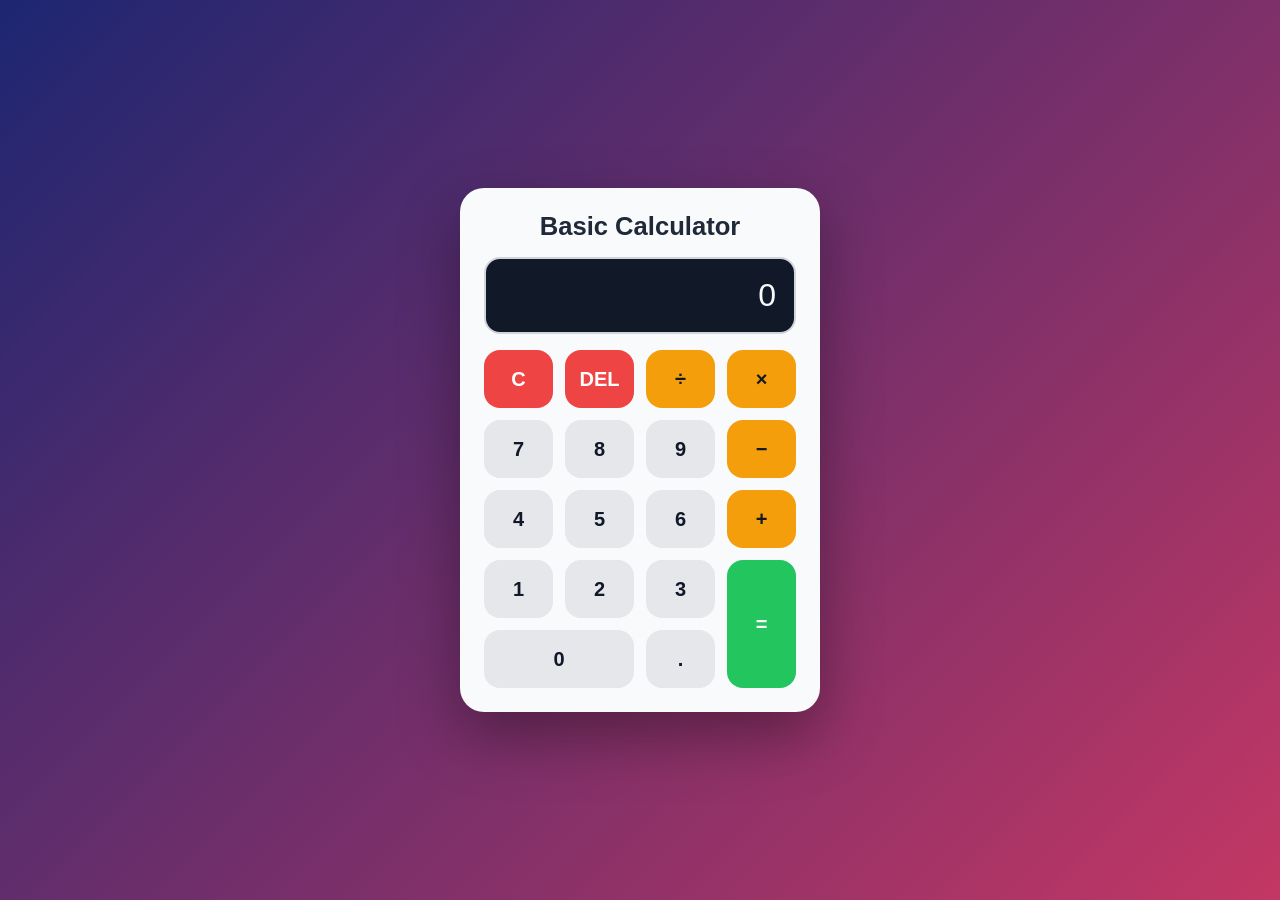
<file: WE_GenAi_SDLC ab 1/calculator-lab-3/index.html>
<!DOCTYPE html>
<html lang="en">
<head>
  <meta charset="UTF-8">
  <meta name="viewport" content="width=device-width, initial-scale=1.0">
  <title>Basic Calculator</title>
  <link rel="stylesheet" href="style.css">
</head>
<body>
  <main class="calculator-card" aria-label="Basic calculator application">
    <h1>Basic Calculator</h1>

    <label class="sr-only" for="display">Calculator display</label>
    <input id="display" class="display" type="text" value="0" readonly aria-live="polite">

    <section class="buttons" aria-label="Calculator buttons">
      <button type="button" class="utility" data-action="clear">C</button>
      <button type="button" class="utility" data-action="delete">DEL</button>
      <button type="button" class="operator" data-value="/">÷</button>
      <button type="button" class="operator" data-value="*">×</button>

      <button type="button" data-value="7">7</button>
      <button type="button" data-value="8">8</button>
      <button type="button" data-value="9">9</button>
      <button type="button" class="operator" data-value="-">−</button>

      <button type="button" data-value="4">4</button>
      <button type="button" data-value="5">5</button>
      <button type="button" data-value="6">6</button>
      <button type="button" class="operator" data-value="+">+</button>

      <button type="button" data-value="1">1</button>
      <button type="button" data-value="2">2</button>
      <button type="button" data-value="3">3</button>
      <button type="button" class="equals" data-action="calculate">=</button>

      <button type="button" class="zero" data-value="0">0</button>
      <button type="button" data-value=".">.</button>
    </section>
  </main>

  <script src="script.js"></script>
</body>
</html>
</file>
<file: WE_GenAi_SDLC ab 1/calculator-lab-3/style.css>
* {
  box-sizing: border-box;
}

body {
  min-height: 100vh;
  margin: 0;
  display: flex;
  align-items: center;
  justify-content: center;
  font-family: Arial, Helvetica, sans-serif;
  background: linear-gradient(135deg, #1d2671, #c33764);
}

.calculator-card {
  width: min(92vw, 360px);
  padding: 24px;
  border-radius: 24px;
  background: #f8fafc;
  box-shadow: 0 24px 60px rgba(0, 0, 0, 0.35);
}

h1 {
  margin: 0 0 16px;
  color: #1f2937;
  text-align: center;
  font-size: 1.6rem;
}

.display {
  width: 100%;
  margin-bottom: 16px;
  padding: 18px;
  border: 2px solid #d1d5db;
  border-radius: 16px;
  background: #111827;
  color: #f9fafb;
  font-size: 2rem;
  text-align: right;
}

.buttons {
  display: grid;
  grid-template-columns: repeat(4, 1fr);
  gap: 12px;
}

button {
  min-height: 58px;
  border: none;
  border-radius: 16px;
  background: #e5e7eb;
  color: #111827;
  font-size: 1.25rem;
  font-weight: 700;
  cursor: pointer;
  transition: transform 0.15s ease, background 0.15s ease;
}

button:hover {
  transform: translateY(-2px);
  background: #d1d5db;
}

button:focus-visible {
  outline: 3px solid #2563eb;
  outline-offset: 3px;
}

.operator {
  background: #f59e0b;
  color: #111827;
}

.utility {
  background: #ef4444;
  color: #ffffff;
}

.equals {
  grid-row: span 2;
  background: #22c55e;
  color: #ffffff;
}

.zero {
  grid-column: span 2;
}

.sr-only {
  position: absolute;
  width: 1px;
  height: 1px;
  padding: 0;
  margin: -1px;
  overflow: hidden;
  clip: rect(0, 0, 0, 0);
  white-space: nowrap;
  border: 0;
}
</file>
